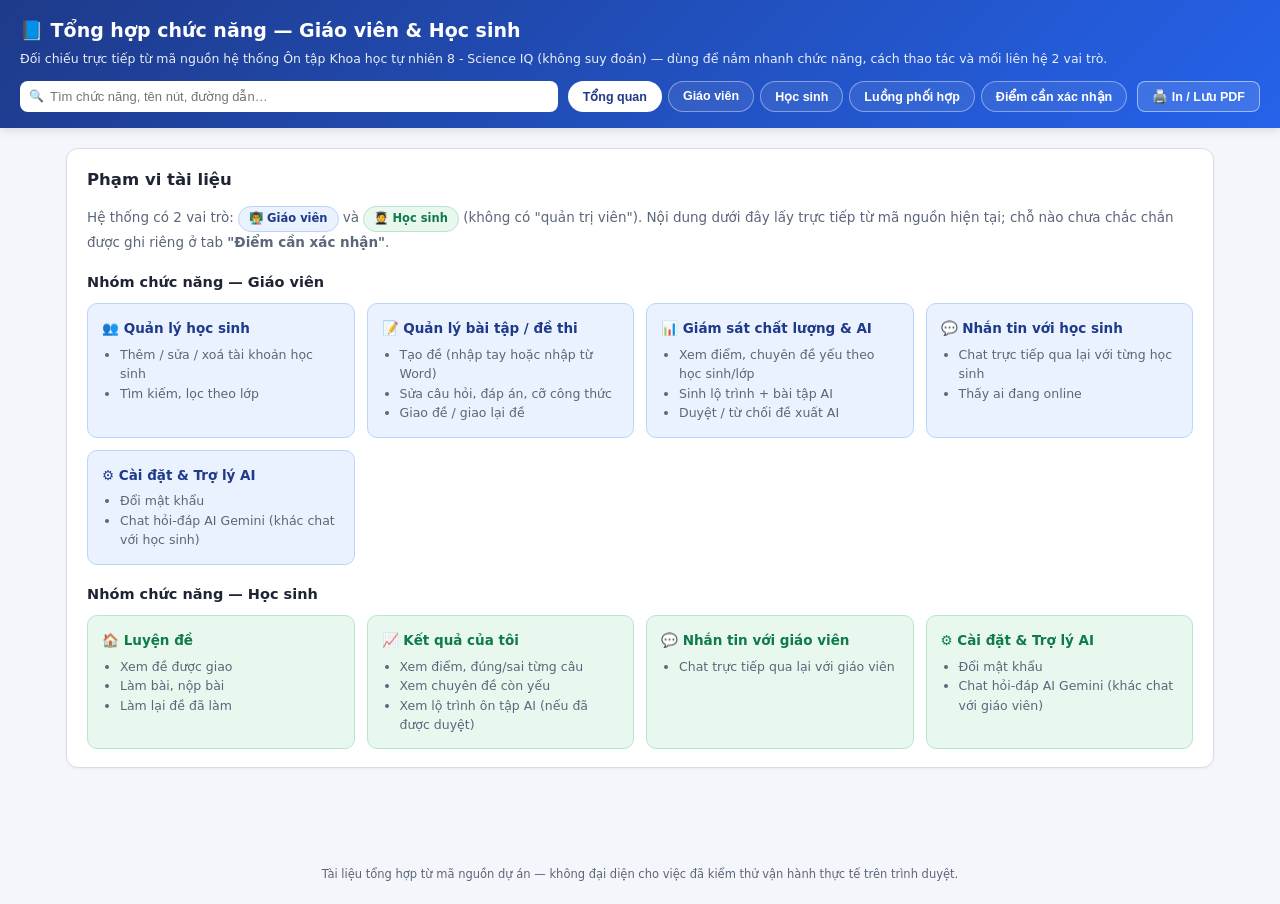
<file: docs/Document.html>
<!DOCTYPE html>
<html lang="vi">
<head>
<meta charset="UTF-8">
<meta name="viewport" content="width=device-width, initial-scale=1.0">
<title>Tổng hợp chức năng Giáo viên &amp; Học sinh</title>
<style>
  :root{
    --bg:#f4f6fb; --card:#ffffff; --ink:#1e2433; --sub:#5b667a; --line:#d7dceb;
    --gv:#1e3a8a; --gv-bg:#eaf1ff; --gv-line:#bcd4fb;
    --hs:#0f7a4a; --hs-bg:#e8f8ef; --hs-line:#b7e6cb;
    --warn:#b45309; --warn-bg:#fff6e6; --warn-line:#fcd9a0;
    --danger:#b91c1c; --danger-bg:#fdecec; --danger-line:#f7c6c6;
    --ai:#7c3aed; --ai-bg:#f3ecff; --ai-line:#ddcbfb;
    --done-bg:#e8f8ef; --done:#0f7a4a;
    --mock-bg:#fff6e6; --mock:#b45309;
    --broken-bg:#fdecec; --broken:#b91c1c;
  }
  *{box-sizing:border-box;}
  body{margin:0;background:var(--bg);color:var(--ink);font-family:"Segoe UI",system-ui,-apple-system,Arial,sans-serif;font-size:14px;line-height:1.55;}
  header{position:sticky;top:0;z-index:50;background:linear-gradient(135deg,#1e3a8a,#2563eb);color:#fff;padding:16px 20px;box-shadow:0 2px 10px rgba(0,0,0,.12);}
  header h1{margin:0 0 4px;font-size:19px;}
  header p{margin:0;font-size:12.5px;opacity:.9;}
  .toolbar{display:flex;flex-wrap:wrap;gap:10px;align-items:center;margin-top:12px;}
  .search-box{flex:1;min-width:200px;position:relative;}
  .search-box input{width:100%;padding:8px 12px 8px 30px;border-radius:8px;border:none;font-size:13px;}
  .search-box::before{content:'🔍';position:absolute;left:9px;top:50%;transform:translateY(-50%);font-size:12px;}
  .tabs{display:flex;flex-wrap:wrap;gap:6px;}
  .tab-btn{border:1px solid rgba(255,255,255,.4);background:rgba(255,255,255,.08);color:#fff;padding:7px 14px;border-radius:999px;font-size:12.5px;font-weight:600;cursor:pointer;}
  .tab-btn:hover{background:rgba(255,255,255,.2);}
  .tab-btn.active{background:#fff;color:var(--gv);}
  .print-btn{margin-left:auto;border:1px solid rgba(255,255,255,.5);background:rgba(255,255,255,.12);color:#fff;padding:7px 14px;border-radius:8px;font-size:12.5px;font-weight:600;cursor:pointer;}

  main{max-width:1180px;margin:0 auto;padding:20px 16px 60px;}
  .panel{display:none;}
  .panel.active{display:block;}

  .card{background:var(--card);border:1px solid var(--line);border-radius:12px;padding:18px 20px;margin-bottom:18px;box-shadow:0 1px 3px rgba(20,30,60,.05);}
  .card h2{margin:0 0 10px;font-size:16.5px;}
  .card h3{margin:18px 0 8px;font-size:14.5px;}
  .lead{color:var(--sub);font-size:13.5px;}

  .role-chip{display:inline-flex;align-items:center;gap:6px;font-size:11.5px;font-weight:700;padding:3px 10px;border-radius:999px;}
  .role-chip.gv{background:var(--gv-bg);color:var(--gv);border:1px solid var(--gv-line);}
  .role-chip.hs{background:var(--hs-bg);color:var(--hs);border:1px solid var(--hs-line);}

  /* Nhóm chức năng - lưới thẻ đơn giản cho tab Tổng quan */
  .group-grid{display:grid;grid-template-columns:repeat(auto-fit,minmax(220px,1fr));gap:12px;margin-top:10px;}
  .group-card{border-radius:10px;padding:14px;border:1.5px solid var(--line);}
  .group-card.gv{background:var(--gv-bg);border-color:var(--gv-line);}
  .group-card.hs{background:var(--hs-bg);border-color:var(--hs-line);}
  .group-card b{display:block;margin-bottom:6px;font-size:13.5px;}
  .group-card ul{margin:0;padding-left:18px;font-size:12.5px;color:var(--sub);}
  .group-card.gv b{color:var(--gv);}
  .group-card.hs b{color:var(--hs);}

  /* Bảng chức năng */
  .table-wrap{overflow-x:auto;border:1px solid var(--line);border-radius:10px;}
  table.func-table{width:100%;border-collapse:collapse;font-size:12.5px;min-width:980px;}
  table.func-table th{background:#eef1f8;text-align:left;padding:9px 10px;font-size:11.5px;text-transform:uppercase;letter-spacing:.02em;color:var(--sub);border-bottom:1px solid var(--line);position:sticky;top:0;}
  table.func-table td{padding:9px 10px;border-bottom:1px solid #ecefF6;vertical-align:top;}
  table.func-table tr:last-child td{border-bottom:none;}
  table.func-table tr.row-hidden{display:none;}
  table.func-table code{background:#f1f3f9;padding:1px 5px;border-radius:4px;font-size:11.5px;}
  .status-pill{display:inline-block;padding:2px 8px;border-radius:999px;font-size:11px;font-weight:700;white-space:nowrap;}
  .status-pill.done{background:var(--done-bg);color:var(--done);}
  .status-pill.mock{background:var(--mock-bg);color:var(--mock);}
  .status-pill.broken{background:var(--broken-bg);color:var(--broken);}
  .group-tag{display:inline-block;font-size:11px;font-weight:700;color:var(--sub);}

  /* Sơ đồ luồng (flow) */
  .flow{display:flex;flex-direction:column;align-items:center;gap:2px;margin:14px 0 20px;}
  .node{width:100%;max-width:560px;border-radius:10px;padding:10px 14px;font-size:12.8px;line-height:1.5;border:1px solid var(--line);background:#fff;}
  .node b.step{display:inline-flex;align-items:center;justify-content:center;width:20px;height:20px;border-radius:50%;background:var(--ink);color:#fff;font-size:10.5px;font-weight:700;margin-right:7px;}
  .n-start{background:var(--ink);color:#fff;text-align:center;font-weight:700;border:none;}
  .n-page{background:var(--gv-bg);border-color:var(--gv-line);}
  .n-page.hs{background:var(--hs-bg);border-color:var(--hs-line);}
  .n-action{background:#fff;}
  .n-decision{background:var(--warn-bg);border-color:var(--warn-line);}
  .n-result{background:var(--done-bg);border-color:#bbe8cc;text-align:center;font-weight:700;}
  .n-ai{background:var(--ai-bg);border-color:var(--ai-line);}
  .arrow{width:2px;height:16px;background:#aab2c5;position:relative;}
  .arrow::after{content:'';position:absolute;left:-4px;bottom:-1px;border:5px solid transparent;border-top-color:#aab2c5;}
  .branch{display:flex;gap:14px;justify-content:center;flex-wrap:wrap;width:100%;margin-top:2px;}
  .branch-col{display:flex;flex-direction:column;align-items:center;gap:4px;flex:1;min-width:220px;max-width:480px;}
  .branch-tag{font-size:10.5px;font-weight:700;padding:2px 9px;border-radius:999px;}
  .tag-yes{background:var(--done-bg);color:var(--done);}
  .tag-no{background:var(--broken-bg);color:var(--broken);}

  /* Swimlane */
  .swimlane{border:1px solid var(--line);border-radius:10px;overflow:hidden;margin-top:12px;}
  .swimlane-head{display:grid;grid-template-columns:1fr 90px 1fr;}
  .swimlane-head div{padding:9px 12px;font-weight:700;font-size:12.5px;text-align:center;}
  .swimlane-head .gv-h{background:var(--gv-bg);color:var(--gv);}
  .swimlane-head .hs-h{background:var(--hs-bg);color:var(--hs);}
  .swimlane-head .mid-h{background:#eef1f8;color:var(--sub);font-size:11px;}
  .swimlane-row{display:grid;grid-template-columns:1fr 90px 1fr;border-top:1px solid var(--line);}
  .swimlane-row > div{padding:12px;font-size:12.5px;}
  .swimlane-row .gv-c{background:#fbfdff;border-right:1px dashed var(--line);}
  .swimlane-row .hs-c{background:#fbfffc;}
  .swimlane-row .mid-c{display:flex;align-items:center;justify-content:center;color:#94a3b8;font-size:18px;}
  .swimlane-row .mid-c small{display:block;font-size:9.5px;color:var(--sub);text-align:center;margin-top:2px;}

  /* Điểm cần xác nhận */
  .issue{border-left:4px solid var(--warn);background:var(--warn-bg);border-radius:6px;padding:10px 14px;margin-bottom:10px;font-size:13px;}
  .issue.danger{border-left-color:var(--danger);background:var(--danger-bg);}
  .issue b{display:block;margin-bottom:3px;}
  details.audit{border:1px solid var(--line);border-radius:8px;margin-bottom:8px;}
  details.audit summary{cursor:pointer;padding:9px 12px;font-weight:700;font-size:13px;background:#f7f9fd;}
  details.audit .audit-body{padding:10px 14px;font-size:12px;color:var(--sub);}
  details.audit code{display:block;background:#f1f3f9;padding:4px 8px;border-radius:5px;margin:3px 0;font-size:11.5px;}

  .toc{display:flex;flex-wrap:wrap;gap:8px;margin-bottom:16px;}
  .toc a{font-size:12px;padding:5px 10px;border-radius:999px;background:#eef1f8;color:var(--ink);text-decoration:none;border:1px solid var(--line);}
  .toc a:hover{background:#e2e7f5;}

  footer{text-align:center;font-size:11.5px;color:var(--sub);padding:20px 16px;}

  @media (max-width:700px){
    table.func-table{min-width:820px;}
    .swimlane-head, .swimlane-row{grid-template-columns:1fr 60px 1fr;}
  }

  @media print{
    header{position:static;background:#fff !important;color:#000 !important;box-shadow:none;}
    header .tabs, header .print-btn, header .search-box{display:none;}
    .panel{display:block !important;page-break-before:always;}
    .panel:first-child{page-break-before:auto;}
    body{background:#fff;}
    .card{box-shadow:none;border:1px solid #ccc;}
    a{color:inherit;text-decoration:none;}
  }
</style>
</head>
<body>

<header>
  <h1>📘 Tổng hợp chức năng — Giáo viên &amp; Học sinh</h1>
  <p>Đối chiếu trực tiếp từ mã nguồn hệ thống Ôn tập Khoa học tự nhiên 8 - Science IQ (không suy đoán) — dùng để nắm nhanh chức năng, cách thao tác và mối liên hệ 2 vai trò.</p>
  <div class="toolbar">
    <div class="search-box"><input type="text" id="searchInput" placeholder="Tìm chức năng, tên nút, đường dẫn…"></div>
    <div class="tabs" id="tabs">
      <button class="tab-btn active" data-tab="overview">Tổng quan</button>
      <button class="tab-btn" data-tab="teacher">Giáo viên</button>
      <button class="tab-btn" data-tab="student">Học sinh</button>
      <button class="tab-btn" data-tab="flow">Luồng phối hợp</button>
      <button class="tab-btn" data-tab="issues">Điểm cần xác nhận</button>
    </div>
    <button class="print-btn" onclick="window.print()">🖨️ In / Lưu PDF</button>
  </div>
</header>

<main>

<!-- ============ TAB: TỔNG QUAN ============ -->
<div class="panel active" id="overview">
  <div class="card">
    <h2>Phạm vi tài liệu</h2>
    <p class="lead">
      Hệ thống có 2 vai trò: <span class="role-chip gv">👨‍🏫 Giáo viên</span> và <span class="role-chip hs">🧑‍🎓 Học sinh</span>
      (không có "quản trị viên"). Nội dung dưới đây lấy trực tiếp từ mã nguồn hiện tại; chỗ nào chưa chắc chắn được ghi riêng ở tab
      <b>"Điểm cần xác nhận"</b>.
    </p>

    <h3>Nhóm chức năng — Giáo viên</h3>
    <div class="group-grid">
      <div class="group-card gv">
        <b>👥 Quản lý học sinh</b>
        <ul><li>Thêm / sửa / xoá tài khoản học sinh</li><li>Tìm kiếm, lọc theo lớp</li></ul>
      </div>
      <div class="group-card gv">
        <b>📝 Quản lý bài tập / đề thi</b>
        <ul><li>Tạo đề (nhập tay hoặc nhập từ Word)</li><li>Sửa câu hỏi, đáp án, cỡ công thức</li><li>Giao đề / giao lại đề</li></ul>
      </div>
      <div class="group-card gv">
        <b>📊 Giám sát chất lượng &amp; AI</b>
        <ul><li>Xem điểm, chuyên đề yếu theo học sinh/lớp</li><li>Sinh lộ trình + bài tập AI</li><li>Duyệt / từ chối đề xuất AI</li></ul>
      </div>
      <div class="group-card gv">
        <b>💬 Nhắn tin với học sinh</b>
        <ul><li>Chat trực tiếp qua lại với từng học sinh</li><li>Thấy ai đang online</li></ul>
      </div>
      <div class="group-card gv">
        <b>⚙️ Cài đặt &amp; Trợ lý AI</b>
        <ul><li>Đổi mật khẩu</li><li>Chat hỏi-đáp AI Gemini (khác chat với học sinh)</li></ul>
      </div>
    </div>

    <h3>Nhóm chức năng — Học sinh</h3>
    <div class="group-grid">
      <div class="group-card hs">
        <b>🏠 Luyện đề</b>
        <ul><li>Xem đề được giao</li><li>Làm bài, nộp bài</li><li>Làm lại đề đã làm</li></ul>
      </div>
      <div class="group-card hs">
        <b>📈 Kết quả của tôi</b>
        <ul><li>Xem điểm, đúng/sai từng câu</li><li>Xem chuyên đề còn yếu</li><li>Xem lộ trình ôn tập AI (nếu đã được duyệt)</li></ul>
      </div>
      <div class="group-card hs">
        <b>💬 Nhắn tin với giáo viên</b>
        <ul><li>Chat trực tiếp qua lại với giáo viên</li></ul>
      </div>
      <div class="group-card hs">
        <b>⚙️ Cài đặt &amp; Trợ lý AI</b>
        <ul><li>Đổi mật khẩu</li><li>Chat hỏi-đáp AI Gemini (khác chat với giáo viên)</li></ul>
      </div>
    </div>
  </div>
</div>

<!-- ============ TAB: GIÁO VIÊN ============ -->
<div class="panel" id="teacher">
  <div class="card">
    <h2><span class="role-chip gv">👨‍🏫 Giáo viên</span> Bảng chức năng đầy đủ</h2>
    <div class="toc">
      <a href="#gv-hs">👥 Quản lý học sinh</a>
      <a href="#gv-exam">📝 Quản lý bài tập</a>
      <a href="#gv-analytics">📊 Giám sát &amp; AI</a>
      <a href="#gv-chat">💬 Nhắn tin</a>
      <a href="#gv-settings">⚙️ Cài đặt &amp; Trợ lý AI</a>
    </div>
    <div class="table-wrap">
      <table class="func-table" id="teacherTable">
        <thead>
          <tr><th>STT</th><th>Nhóm</th><th>Chức năng</th><th>Mục đích</th><th>Trang / route</th><th>Cách thao tác</th><th>Kết quả</th><th>Trạng thái</th></tr>
        </thead>
        <tbody>
          <tr id="gv-hs"><td>1</td><td class="group-tag">👥 Quản lý học sinh</td><td>Thêm tài khoản học sinh</td><td>Cấp tài khoản cho học sinh mới</td><td><code>/teacher</code> (TeacherDashboard)</td><td>Nút <b>"+ Thêm học sinh"</b> → điền Họ tên, Email/Tên đăng nhập, Lớp, Mật khẩu</td><td>Tài khoản học sinh mới xuất hiện trong danh sách</td><td><span class="status-pill done">Đã hoàn thiện</span></td></tr>
          <tr><td>2</td><td class="group-tag">👥 Quản lý học sinh</td><td>Sửa thông tin học sinh</td><td>Cập nhật tên/lớp</td><td><code>/teacher</code></td><td>Nút <b>"Sửa"</b> trên từng dòng → sửa trực tiếp → <b>"Lưu"</b></td><td>Thông tin học sinh cập nhật</td><td><span class="status-pill done">Đã hoàn thiện</span></td></tr>
          <tr><td>3</td><td class="group-tag">👥 Quản lý học sinh</td><td>Xoá tài khoản học sinh</td><td>Gỡ học sinh khỏi hệ thống</td><td><code>/teacher</code></td><td>Nút <b>"Xoá"</b> → xác nhận hộp thoại</td><td>Tài khoản bị xoá</td><td><span class="status-pill done">Đã hoàn thiện</span></td></tr>
          <tr><td>4</td><td class="group-tag">👥 Quản lý học sinh</td><td>Tìm kiếm / lọc học sinh</td><td>Quản lý nhanh danh sách đông</td><td><code>/teacher</code></td><td>Ô tìm theo tên/email + dropdown lọc lớp</td><td>Danh sách lọc theo điều kiện</td><td><span class="status-pill done">Đã hoàn thiện</span></td></tr>

          <tr id="gv-exam"><td>5</td><td class="group-tag">📝 Quản lý bài tập</td><td>Tạo đề thi mới</td><td>Soạn đề trắc nghiệm cho học sinh</td><td><code>/teacher/exams</code> (TeacherExamsPage)</td><td>Nút <b>"+ Tạo đề thi mới"</b> → nhập tên đề, thời gian, mô tả</td><td>Đề mới được tạo (chưa giao nếu chưa chọn học sinh)</td><td><span class="status-pill done">Đã hoàn thiện</span></td></tr>
          <tr><td>6</td><td class="group-tag">📝 Quản lý bài tập</td><td>Nhập câu hỏi từ file Word</td><td>Tự động bóc tách câu hỏi + công thức MathType</td><td><code>/teacher/exams</code>, <code>/teacher/exams/:id</code></td><td>Ô upload <b>"Upload file word tại đây (.docx)"</b> → xem trước → <b>"Nạp tất cả N câu vào đề"</b></td><td>Câu hỏi + ảnh công thức được thêm vào đề</td><td><span class="status-pill done">Đã hoàn thiện</span></td></tr>
          <tr><td>7</td><td class="group-tag">📝 Quản lý bài tập</td><td>Chỉnh cỡ công thức thủ công</td><td>Sửa công thức bị lệch cỡ khi tự động nhận diện</td><td><code>/teacher/exams</code>, <code>/teacher/exams/:id</code></td><td>Bấm vào ảnh công thức → chọn nhiều → áp cỡ (preset hoặc nhập số em)</td><td>Công thức hiển thị đúng cỡ mong muốn</td><td><span class="status-pill done">Đã hoàn thiện</span></td></tr>
          <tr><td>8</td><td class="group-tag">📝 Quản lý bài tập</td><td>Giao đề cho học sinh</td><td>Chỉ định ai được làm đề này</td><td><code>/teacher/exams</code> (lúc tạo), <code>/teacher/exams/:id</code> (giao lại)</td><td>Tick chọn học sinh/lớp → <b>"🚀 Tạo bài tập"</b> hoặc <b>"🚀 Giao lại đề cho học sinh"</b></td><td>Đề xuất hiện trong "Luyện đề" của học sinh được chọn</td><td><span class="status-pill done">Đã hoàn thiện</span></td></tr>
          <tr><td>9</td><td class="group-tag">📝 Quản lý bài tập</td><td>Sửa / xoá câu hỏi trong đề</td><td>Chỉnh sửa nội dung đề sau khi tạo</td><td><code>/teacher/exams/:id</code></td><td><b>"✏️ Chỉnh sửa đề"</b> → sửa/ <b>"🗑️ Xoá câu này"</b></td><td>Nội dung đề cập nhật ngay</td><td><span class="status-pill done">Đã hoàn thiện</span></td></tr>
          <tr><td>10</td><td class="group-tag">📝 Quản lý bài tập</td><td>Sửa thông tin đề / xoá đề</td><td>Đổi tên, thời gian, trạng thái hoặc xoá hẳn đề</td><td><code>/teacher/exams</code>, <code>/teacher/exams/:id</code></td><td><b>"Sửa"</b> / <b>"⚙️ Sửa tên &amp; thời gian đề"</b> / icon 🗑️ xoá đề</td><td>Đề cập nhật hoặc bị xoá khỏi hệ thống</td><td><span class="status-pill done">Đã hoàn thiện</span></td></tr>
          <tr><td>11</td><td class="group-tag">📝 Quản lý bài tập</td><td>Xem danh sách bài nộp theo đề</td><td>Theo dõi ai đã nộp, điểm bao nhiêu</td><td><code>/teacher/exams/:id</code></td><td>Nút <b>"📥 Bài nộp (n)"</b></td><td>Danh sách bài nộp + điểm hiện ra</td><td><span class="status-pill done">Đã hoàn thiện</span></td></tr>

          <tr id="gv-analytics"><td>12</td><td class="group-tag">📊 Giám sát &amp; AI</td><td>Xem điểm &amp; chuyên đề yếu theo học sinh</td><td>Đánh giá tình hình học tập từng em</td><td><code>/teacher/analytics</code> (TeacherAnalyticsPage)</td><td>Chọn lớp (pill) → chọn học sinh (dropdown)</td><td>Hiện điểm TB, danh sách chuyên đề hay sai</td><td><span class="status-pill done">Đã hoàn thiện</span></td></tr>
          <tr><td>13</td><td class="group-tag">📊 Giám sát &amp; AI</td><td>Xem theo từng lần làm bài</td><td>So sánh tiến bộ qua các lần làm lại</td><td><code>/teacher/analytics</code></td><td>Bấm dòng "Lần N" / <b>"🌐 Xem tổng hợp tất cả lần"</b></td><td>Biểu đồ lọc theo đúng lần đã chọn</td><td><span class="status-pill done">Đã hoàn thiện</span></td></tr>
          <tr><td>14</td><td class="group-tag">📊 Giám sát &amp; AI</td><td>Sinh lộ trình + bài tập AI</td><td>Tạo gợi ý ôn tập cá nhân hoá bằng Gemini</td><td>Từ <code>/teacher/analytics</code> → <b>"✨ Xem bài &amp; AI"</b></td><td>Bấm nút sinh AI (tuỳ chọn kèm bài tập luyện tập)</td><td>AI trả về tóm tắt + các bước lộ trình + câu hỏi tương tự theo từng chủ đề Vật lí, Hoá học, Sinh học</td><td><span class="status-pill done">Đã hoàn thiện</span></td></tr>
          <tr><td>15</td><td class="group-tag">📊 Giám sát &amp; AI</td><td>Sửa nội dung AI trước khi duyệt</td><td>Kiểm tra/điều chỉnh AI sinh chưa chuẩn</td><td>Trang chi tiết bài nộp</td><td>Bấm trực tiếp vào công thức đã render để bật ô gõ tại chỗ (click-to-edit), xem trước ngay</td><td>Nội dung được lưu lại trước khi duyệt</td><td><span class="status-pill done">Đã hoàn thiện</span></td></tr>
          <tr><td>16</td><td class="group-tag">📊 Giám sát &amp; AI</td><td>Duyệt / Từ chối đề xuất AI</td><td>Quyết định có gửi cho học sinh hay không</td><td>Trang chi tiết bài nộp / chi tiết học sinh</td><td><b>"✓ Duyệt &amp; Giao cho học sinh"</b> hoặc <b>"Từ chối"</b> (xoá hẳn hoặc sinh lại)</td><td>Nếu duyệt kèm bài tập: tự tạo 1 đề thi mới và giao ngay cho đúng học sinh đó; lộ trình văn bản luôn hiển thị được cho học sinh</td><td><span class="status-pill done">Đã hoàn thiện</span></td></tr>

          <tr id="gv-chat"><td>17</td><td class="group-tag">💬 Nhắn tin</td><td>Chat với học sinh</td><td>Trao đổi trực tiếp, không cần qua email/ngoài app</td><td>Mọi trang — nút nổi góc dưới phải</td><td>Bấm nút <b>"Học sinh"</b> → tìm/chọn 1 học sinh → gõ tin nhắn → <b>Gửi</b> (Enter)</td><td>Học sinh nhận tin ngay, có thể trả lời lại</td><td><span class="status-pill done">Đã hoàn thiện</span></td></tr>
          <tr><td>18</td><td class="group-tag">💬 Nhắn tin</td><td>Thông báo (chuông 🔔)</td><td>Biết ngay khi có bài nộp mới</td><td>Mọi trang</td><td>Bấm biểu tượng 🔔</td><td>Danh sách gợi ý bài nộp/đề mới</td><td><span class="status-pill mock">Không lưu server, chỉ suy luận phía giao diện</span></td></tr>

          <tr id="gv-settings"><td>19</td><td class="group-tag">⚙️ Cài đặt &amp; Trợ lý AI</td><td>Đổi mật khẩu</td><td>Bảo mật tài khoản</td><td><code>/settings</code></td><td>Tab "Tài khoản cá nhân" → nhập mật khẩu cũ + mới</td><td>Mật khẩu cập nhật</td><td><span class="status-pill done">Đã hoàn thiện</span></td></tr>
          <tr><td>20</td><td class="group-tag">⚙️ Cài đặt &amp; Trợ lý AI</td><td>Thêm học sinh nhanh (trong Cài đặt)</td><td>Thêm học sinh không cần rời trang đang làm việc</td><td><code>/settings</code> (tab "Thêm tài khoản học sinh")</td><td>Giống mục 1 — form thêm học sinh</td><td>Tài khoản mới được tạo</td><td><span class="status-pill mock">Trùng chức năng #1</span></td></tr>
          <tr><td>21</td><td class="group-tag">⚙️ Cài đặt &amp; Trợ lý AI</td><td>Trợ lý AI Gemini (chat AI, khác chat với học sinh)</td><td>Hỏi đáp Khoa học tự nhiên 8 tự do</td><td><code>/teacher/ai-assistant</code></td><td>Nhập câu hỏi → <b>"Gửi"</b></td><td>AI trả lời trong khung chat (không lưu server)</td><td><span class="status-pill done">Đã hoàn thiện</span></td></tr>
        </tbody>
      </table>
    </div>
  </div>
</div>

<!-- ============ TAB: HỌC SINH ============ -->
<div class="panel" id="student">
  <div class="card">
    <h2><span class="role-chip hs">🧑‍🎓 Học sinh</span> Bảng chức năng đầy đủ</h2>
    <div class="toc">
      <a href="#hs-exam">🏠 Luyện đề</a>
      <a href="#hs-result">📈 Kết quả của tôi</a>
      <a href="#hs-chat">💬 Nhắn tin</a>
      <a href="#hs-settings">⚙️ Cài đặt &amp; Trợ lý AI</a>
    </div>
    <div class="table-wrap">
      <table class="func-table" id="studentTable">
        <thead>
          <tr><th>STT</th><th>Nhóm</th><th>Chức năng</th><th>Mục đích</th><th>Trang / route</th><th>Cách thao tác</th><th>Kết quả</th><th>Trạng thái</th></tr>
        </thead>
        <tbody>
          <tr id="hs-exam"><td>1</td><td class="group-tag">🏠 Luyện đề</td><td>Xem danh sách đề được giao</td><td>Biết mình cần làm bài nào</td><td><code>/student</code> (StudentDashboard)</td><td>Xem thẻ tổng số/đã làm/chưa làm + danh sách đề</td><td>Danh sách đề hiển thị đầy đủ</td><td><span class="status-pill done">Đã hoàn thiện</span></td></tr>
          <tr><td>2</td><td class="group-tag">🏠 Luyện đề</td><td>Làm bài thi</td><td>Trả lời trắc nghiệm</td><td><code>/student/exams/:examId</code> (ExamPage)</td><td>Bấm <b>"Bắt đầu làm bài"</b> → chọn đáp án từng câu → dùng bảng "Danh sách câu hỏi" bên phải để theo dõi tiến độ/nhảy nhanh tới câu</td><td>Đáp án được ghi nhận theo thời gian thực</td><td><span class="status-pill done">Đã hoàn thiện</span></td></tr>
          <tr><td>3</td><td class="group-tag">🏠 Luyện đề</td><td>Nộp bài</td><td>Kết thúc và chấm điểm ngay</td><td><code>/student/exams/:examId</code></td><td>Nút <b>"✓ Nộp bài thi ngay"</b> (nhắc nếu chưa làm hết)</td><td>Tự động chấm điểm, chuyển sang trang Kết quả</td><td><span class="status-pill done">Đã hoàn thiện</span></td></tr>
          <tr><td>4</td><td class="group-tag">🏠 Luyện đề</td><td>Làm lại đề đã làm</td><td>Luyện tập nhiều lần để cải thiện điểm</td><td><code>/student</code> → <code>/student/exams/:examId</code></td><td>Nút <b>"🔄 Làm lại"</b></td><td>Tạo thêm 1 lượt làm mới, giữ lại lịch sử các lần trước</td><td><span class="status-pill done">Đã hoàn thiện</span></td></tr>
          <tr><td>5</td><td class="group-tag">🏠 Luyện đề</td><td>Xem lịch sử các lần làm 1 đề</td><td>So sánh điểm qua từng lần</td><td><code>/student</code></td><td>Nút <b>"📋 Lịch sử (n lần làm)"</b></td><td>Danh sách các lần làm hiện ra ngay tại chỗ</td><td><span class="status-pill done">Đã hoàn thiện</span></td></tr>

          <tr id="hs-result"><td>6</td><td class="group-tag">📈 Kết quả của tôi</td><td>Xem điểm &amp; đúng/sai từng câu</td><td>Biết mình đúng/sai chỗ nào ngay sau khi nộp</td><td><code>/student/submissions/:id</code> (ResultPage)</td><td>Tự động chuyển tới sau khi nộp bài</td><td>Hiện điểm, đúng/sai từng câu, đáp án đúng</td><td><span class="status-pill done">Đã hoàn thiện</span></td></tr>
          <tr><td>7</td><td class="group-tag">📈 Kết quả của tôi</td><td>Xem chuyên đề còn yếu (tổng hợp)</td><td>Biết nên ôn tập phần nào</td><td><code>/student/weak-topics</code> (StudentWeakTopicsPage)</td><td>Chọn đề/lần làm (pill) trên trang "Kết quả của tôi"</td><td>Danh sách % sai theo từng chuyên đề</td><td><span class="status-pill done">Đã hoàn thiện</span></td></tr>
          <tr><td>8</td><td class="group-tag">📈 Kết quả của tôi</td><td>Xem lộ trình ôn tập AI</td><td>Có hướng dẫn ôn tập cá nhân hoá</td><td><code>/student/weak-topics</code></td><td>Xem trực tiếp nếu giáo viên đã duyệt (nếu chưa duyệt sẽ báo "Đang chờ duyệt")</td><td>Hiện tóm tắt + từng bước lý thuyết/lỗi hay sai/hành động khắc phục</td><td><span class="status-pill done">Đã hoàn thiện</span></td></tr>
          <tr><td>9</td><td class="group-tag">📈 Kết quả của tôi</td><td>Làm bài tập tương tự do AI sinh</td><td>Luyện đúng dạng bài còn yếu</td><td>Xuất hiện lại trong <code>/student</code> (Luyện đề)</td><td>Sau khi giáo viên duyệt, đề mới tự xuất hiện — thao tác giống mục 2</td><td>Học sinh làm như 1 đề bình thường</td><td><span class="status-pill done">Đã hoàn thiện</span></td></tr>

          <tr id="hs-chat"><td>10</td><td class="group-tag">💬 Nhắn tin</td><td>Chat với giáo viên</td><td>Hỏi bài/trao đổi trực tiếp với giáo viên</td><td>Mọi trang — nút nổi góc dưới phải</td><td>Bấm nút <b>"Giáo viên"</b>/"Tin nhắn" → gõ tin nhắn → <b>Gửi</b> (Enter)</td><td>Giáo viên nhận tin ngay, có thể trả lời lại</td><td><span class="status-pill done">Đã hoàn thiện</span></td></tr>
          <tr><td>11</td><td class="group-tag">💬 Nhắn tin</td><td>Thông báo (chuông 🔔)</td><td>Biết ngay khi có đề/lộ trình mới</td><td>Mọi trang</td><td>Bấm biểu tượng 🔔</td><td>Danh sách gợi ý đề/lộ trình mới</td><td><span class="status-pill mock">Không lưu server, chỉ suy luận phía giao diện</span></td></tr>

          <tr id="hs-settings"><td>12</td><td class="group-tag">⚙️ Cài đặt &amp; Trợ lý AI</td><td>Đổi mật khẩu</td><td>Bảo mật tài khoản</td><td><code>/settings</code></td><td>Tab "Tài khoản cá nhân" → nhập mật khẩu cũ + mới</td><td>Mật khẩu cập nhật</td><td><span class="status-pill done">Đã hoàn thiện</span></td></tr>
          <tr><td>13</td><td class="group-tag">⚙️ Cài đặt &amp; Trợ lý AI</td><td>Trợ lý AI Gemini (chat AI, khác chat với giáo viên)</td><td>Hỏi đáp Khoa học tự nhiên 8 tự do</td><td><code>/student/ai-assistant</code></td><td>Nhập câu hỏi → <b>"Gửi"</b></td><td>AI trả lời trực tiếp (không lưu server)</td><td><span class="status-pill done">Đã hoàn thiện</span></td></tr>
        </tbody>
      </table>
    </div>
  </div>
</div>

<!-- ============ TAB: LUỒNG PHỐI HỢP ============ -->
<div class="panel" id="flow">
  <div class="card">
    <h2>🔗 Luồng sử dụng chính (từng vai trò)</h2>
    <p class="lead">Mỗi sơ đồ là 1 hành trình độc lập, đi từ điểm bắt đầu tới kết quả cuối, đúng tên trang/nút trong code.</p>

    <h3><span class="role-chip gv">Giáo viên</span> (a) Tạo và giao đề thi</h3>
    <div class="flow">
      <div class="node n-start">Giáo viên đăng nhập</div>
      <div class="arrow"></div>
      <div class="node n-page"><b class="step">1</b>Vào <b>"📝 Quản lý bài tập"</b> (<code>/teacher/exams</code>)</div>
      <div class="arrow"></div>
      <div class="node n-action"><b class="step">2</b>Bấm <b>"+ Tạo đề thi mới"</b> → nhập tên đề, thời gian, mô tả</div>
      <div class="arrow"></div>
      <div class="node n-decision"><b class="step">3</b>❓ Nhập câu hỏi tay hay upload file Word?</div>
      <div class="branch">
        <div class="branch-col">
          <span class="branch-tag" style="background:var(--ai-bg);color:var(--ai);">Upload Word</span>
          <div class="node n-action">Chọn file <code>.docx</code> → xem trước câu hỏi + công thức đã bóc tách → chỉnh cỡ công thức nếu lệch</div>
        </div>
        <div class="branch-col">
          <span class="branch-tag" style="background:var(--gv-bg);color:var(--gv);">Nhập tay</span>
          <div class="node n-action">Nhập trực tiếp câu hỏi/đáp án trong form</div>
        </div>
      </div>
      <div class="arrow"></div>
      <div class="node n-page"><b class="step">4</b>Tick chọn học sinh/lớp nhận đề</div>
      <div class="arrow"></div>
      <div class="node n-decision"><b class="step">5</b>❓ Đã chọn học sinh chưa?</div>
      <div class="branch">
        <div class="branch-col"><span class="branch-tag tag-no">Chưa</span><div class="node n-action">Nút "Tạo bài tập" <b>chưa hiện ra</b></div></div>
        <div class="branch-col"><span class="branch-tag tag-yes">Rồi</span><div class="node n-action">Bấm <b>"🚀 Tạo bài tập"</b></div></div>
      </div>
      <div class="arrow"></div>
      <div class="node n-result">Đề được tạo và giao ngay cho học sinh đã chọn</div>
    </div>

    <h3><span class="role-chip gv">Giáo viên</span> (b) Duyệt bài tập AI cho học sinh yếu</h3>
    <div class="flow">
      <div class="node n-start">Học sinh đã nộp ít nhất 1 bài</div>
      <div class="arrow"></div>
      <div class="node n-page"><b class="step">1</b>Vào <b>"📊 Giám sát chất lượng"</b> (<code>/teacher/analytics</code>) → chọn học sinh</div>
      <div class="arrow"></div>
      <div class="node n-action"><b class="step">2</b>Bấm <b>"✨ Xem bài &amp; AI"</b> ở đúng lần nộp cần xử lý</div>
      <div class="arrow"></div>
      <div class="node n-ai"><b class="step">3</b>🤖 Bấm sinh AI (tuỳ chọn kèm bài tập luyện tập) → Gemini trả về tóm tắt + các bước lộ trình + câu hỏi tương tự</div>
      <div class="arrow"></div>
      <div class="node n-action"><b class="step">4</b>Kiểm tra/sửa nội dung (bấm trực tiếp vào công thức để sửa tại chỗ)</div>
      <div class="arrow"></div>
      <div class="node n-decision"><b class="step">5</b>❓ Duyệt hay từ chối?</div>
      <div class="branch">
        <div class="branch-col"><span class="branch-tag tag-no">Từ chối</span><div class="node n-action">Xoá hẳn hoặc gọi AI sinh lại bản mới</div></div>
        <div class="branch-col"><span class="branch-tag tag-yes">Duyệt</span><div class="node n-action">Bấm <b>"✓ Duyệt &amp; Giao cho học sinh"</b></div></div>
      </div>
      <div class="arrow"></div>
      <div class="node n-result">Lộ trình hiện trong "Kết quả của tôi" của học sinh; nếu có kèm bài tập → tự tạo 1 đề mới và giao luôn cho đúng học sinh đó</div>
    </div>

    <h3><span class="role-chip hs">Học sinh</span> (c) Làm bài và xem kết quả</h3>
    <div class="flow">
      <div class="node n-start">Học sinh đăng nhập</div>
      <div class="arrow"></div>
      <div class="node n-page hs"><b class="step">1</b>Vào <b>"🏠 Luyện đề"</b> (<code>/student</code>)</div>
      <div class="arrow"></div>
      <div class="node n-action"><b class="step">2</b>Bấm <b>"Bắt đầu làm bài"</b> (hoặc <b>"🔄 Làm lại"</b> nếu đã làm rồi)</div>
      <div class="arrow"></div>
      <div class="node n-page hs"><b class="step">3</b>Chọn đáp án từng câu, theo dõi tiến độ qua bảng "Danh sách câu hỏi"</div>
      <div class="arrow"></div>
      <div class="node n-action"><b class="step">4</b>Bấm <b>"✓ Nộp bài thi ngay"</b></div>
      <div class="arrow"></div>
      <div class="node n-result">Hệ thống tự chấm điểm ngay, chuyển sang trang Kết quả (đúng/sai từng câu)</div>
    </div>

    <h3><span class="role-chip hs">Học sinh</span> (d) Xem lộ trình ôn tập AI</h3>
    <div class="flow">
      <div class="node n-start">Giáo viên đã duyệt ít nhất 1 lộ trình cho học sinh này</div>
      <div class="arrow"></div>
      <div class="node n-page hs"><b class="step">1</b>Vào <b>"📈 Kết quả của tôi"</b> (<code>/student/weak-topics</code>)</div>
      <div class="arrow"></div>
      <div class="node n-action"><b class="step">2</b>Chọn đề/lần làm cần xem</div>
      <div class="arrow"></div>
      <div class="node n-decision"><b class="step">3</b>❓ Lộ trình đã được duyệt chưa?</div>
      <div class="branch">
        <div class="branch-col"><span class="branch-tag tag-no">Chưa</span><div class="node n-action">Hiện "Đang chờ Giáo viên phê duyệt"</div></div>
        <div class="branch-col"><span class="branch-tag tag-yes">Rồi</span><div class="node n-ai">🤖 Hiện tóm tắt + từng bước: Lý thuyết / Lỗi hay mắc / Hành động khắc phục</div></div>
      </div>
      <div class="arrow"></div>
      <div class="node n-result">Nếu giáo viên có kèm bài tập → đề luyện tập mới đã nằm sẵn trong "Luyện đề" để làm</div>
    </div>

    <h3>💬 (e) Nhắn tin qua lại giữa Giáo viên và Học sinh</h3>
    <div class="flow">
      <div class="node n-start">Cả 2 bên đã đăng nhập (không cần cùng lúc)</div>
      <div class="arrow"></div>
      <div class="node n-action"><b class="step">1</b>Bấm nút chat nổi góc dưới phải (nhãn <b>"Học sinh"</b> nếu là giáo viên, <b>"Giáo viên"</b>/"Tin nhắn" nếu là học sinh)</div>
      <div class="arrow"></div>
      <div class="branch">
        <div class="branch-col">
          <span class="branch-tag" style="background:var(--gv-bg);color:var(--gv);">Giáo viên</span>
          <div class="node n-page">Tìm/chọn 1 học sinh trong danh sách (ô "Tìm tên, lớp...")</div>
        </div>
        <div class="branch-col">
          <span class="branch-tag" style="background:var(--hs-bg);color:var(--hs);">Học sinh</span>
          <div class="node n-page hs">Mở thẳng khung chat với giáo viên</div>
        </div>
      </div>
      <div class="arrow"></div>
      <div class="node n-action"><b class="step">2</b>Gõ tin nhắn (hoặc gửi kèm ảnh/file) → <b>Gửi</b> (Enter)</div>
      <div class="arrow"></div>
      <div class="node n-result">Bên còn lại nhận tin ngay và trả lời lại — 2 chiều, cùng 1 khung chat</div>
    </div>
  </div>

  <div class="card">
    <h2>🔀 Mối liên hệ Giáo viên ↔ Học sinh (đã xác minh trong code)</h2>
    <div class="swimlane">
      <div class="swimlane-head"><div class="gv-h">👨‍🏫 Giáo viên</div><div class="mid-h"></div><div class="hs-h">🧑‍🎓 Học sinh</div></div>

      <div class="swimlane-row">
        <div class="gv-c"><b>Tạo đề + giao đề</b><br>Quản lý bài tập → chọn học sinh → "Tạo bài tập" / "Giao lại đề"</div>
        <div class="mid-c">→<small>assignedTo</small></div>
        <div class="hs-c"><b>Thấy đề trong "Luyện đề"</b><br>Đề chỉ hiện với học sinh có tên trong danh sách được giao</div>
      </div>

      <div class="swimlane-row">
        <div class="gv-c"><b>Xem bài nộp</b><br>Giám sát chất lượng / chi tiết đề / chi tiết bài nộp</div>
        <div class="mid-c">←<small>submission</small></div>
        <div class="hs-c"><b>Nộp bài thi</b><br>"✓ Nộp bài thi ngay" trên trang làm bài</div>
      </div>

      <div class="swimlane-row">
        <div class="gv-c"><b>Duyệt lộ trình + bài tập AI</b><br>"✓ Duyệt &amp; Giao cho học sinh"</div>
        <div class="mid-c">→<small>roadmap<br>+ đề mới</small></div>
        <div class="hs-c"><b>Thấy lộ trình + đề luyện tập mới</b><br>"Kết quả của tôi" (lộ trình) và "Luyện đề" (đề mới tự động)</div>
      </div>

      <div class="swimlane-row">
        <div class="gv-c"><b>💬 Nhắn tin qua lại</b><br>Nút chat nổi, chọn học sinh để chat</div>
        <div class="mid-c">⇄<small>2 chiều</small></div>
        <div class="hs-c"><b>💬 Nhắn tin qua lại</b><br>Nút chat nổi, mở thẳng khung chat với giáo viên</div>
      </div>
    </div>
  </div>
</div>

<!-- ============ TAB: ĐIỂM CẦN XÁC NHẬN ============ -->
<div class="panel" id="issues">
  <div class="card">
    <h2>⚠️ Điểm cần xác nhận lại</h2>

    <div class="issue danger">
      <b>🚫 Trang "Đề xuất Bài tập AI" (/teacher/generated-exercises) không có nút nào dẫn tới</b>
      Việc duyệt bài tập AI thực tế đang làm qua trang chi tiết học sinh/bài nộp. Cần xác nhận: xoá trang này hay thêm đường vào?
    </div>

    <div class="issue">
      <b>❓ Trang chi tiết học sinh (/teacher/students/:id) — chưa rõ có nút dẫn tới không</b>
      Bấm vào tên 1 học sinh ở "Quản lý học sinh" thử xem có mở được trang này không.
    </div>

    <div class="issue">
      <b>❓ Trang lịch sử 1 lần làm riêng (/student/history/:id) — có thể trùng trang Kết quả</b>
      "Luyện đề" chỉ thấy dẫn tới trang Kết quả thường. Cần xác nhận có nút nào khác dẫn riêng tới trang này không.
    </div>

    <div class="issue">
      <b>🔔 Thông báo (chuông) không lưu trên server</b>
      Chỉ suy luận từ dữ liệu hiện có; trạng thái "đã đọc" lưu trong trình duyệt, đổi máy sẽ thấy lại như chưa đọc.
    </div>

    <div class="issue">
      <b>👥 Quản lý học sinh trùng ở 2 nơi</b>
      Thêm/sửa/xoá học sinh có cả ở "Quản lý học sinh" và tab "Thêm tài khoản học sinh" trong "Cài đặt" — chưa rõ có chủ đích hay dư thừa.
    </div>

    <div class="issue">
      <b>📝 Trang đăng ký (/register) chuyển thẳng về đăng nhập</b>
      Không thể tự đăng ký qua giao diện — chỉ giáo viên tạo tài khoản học sinh thủ công.
    </div>

    <h3 style="margin-top:22px;">📂 Đối chiếu mã nguồn (thu gọn theo nhóm)</h3>

    <details class="audit">
      <summary>Phân quyền &amp; routes</summary>
      <div class="audit-body">
        <code>backend/src/middleware/auth.js — verifyToken, requireRole(...)</code>
        <code>backend/src/routes/teacherRoutes.js:17 — /api/teacher/* chỉ role teacher</code>
        <code>backend/src/routes/studentRoutes.js:16 — /api/student/* chỉ role student</code>
        <code>backend/src/routes/examRoutes.js:26 — /api/exams/* chỉ role teacher</code>
        <code>frontend/src/components/ProtectedRoute.jsx:10-13</code>
        <code>frontend/src/components/Sidebar.jsx — TEACHER_MENU / STUDENT_MENU</code>
        <code>frontend/src/App.jsx — toàn bộ danh sách route</code>
      </div>
    </details>

    <details class="audit">
      <summary>Quản lý học sinh</summary>
      <div class="audit-body">
        <code>frontend/src/pages/TeacherDashboard.jsx</code>
        <code>frontend/src/pages/SettingsPage.jsx</code>
        <code>backend/src/controllers/... (route PUT/DELETE /teacher/students/:id)</code>
      </div>
    </details>

    <details class="audit">
      <summary>Quản lý bài tập / đề thi</summary>
      <div class="audit-body">
        <code>frontend/src/pages/TeacherExamsPage.jsx</code>
        <code>frontend/src/pages/ExamEditorPage.jsx</code>
        <code>backend/src/controllers/examController.js — createExam, getExamDetail, assignExam, getSubmissionDetailForTeacher</code>
      </div>
    </details>

    <details class="audit">
      <summary>Giám sát chất lượng &amp; AI</summary>
      <div class="audit-body">
        <code>frontend/src/pages/TeacherAnalyticsPage.jsx</code>
        <code>frontend/src/pages/TeacherStudentDetailPage.jsx</code>
        <code>frontend/src/pages/TeacherSubmissionDetailPage.jsx</code>
        <code>frontend/src/pages/GeneratedExercisesListPage.jsx (không có lối vào UI)</code>
        <code>backend/src/controllers/generatedExerciseController.js — generateForSubmission, approveGeneratedExercise, rejectGeneratedExercise</code>
        <code>backend/src/services/geminiService.js</code>
      </div>
    </details>

    <details class="audit">
      <summary>Luyện đề &amp; Kết quả (học sinh)</summary>
      <div class="audit-body">
        <code>frontend/src/pages/StudentDashboard.jsx</code>
        <code>frontend/src/pages/ExamPage.jsx</code>
        <code>frontend/src/pages/ResultPage.jsx</code>
        <code>frontend/src/pages/StudentWeakTopicsPage.jsx</code>
        <code>frontend/src/pages/StudentHistoryDetailPage.jsx (chưa xác nhận có lối vào UI)</code>
        <code>backend/src/controllers/studentExamController.js — listAssignedExams, getExamToDo, submitExam, getSubmissionDetail</code>
      </div>
    </details>

    <details class="audit">
      <summary>Cài đặt, Trợ lý AI, Nhắn tin, Thông báo (chung 2 vai trò)</summary>
      <div class="audit-body">
        <code>frontend/src/pages/SettingsPage.jsx</code>
        <code>frontend/src/pages/AiAssistantPage.jsx</code>
        <code>frontend/src/components/ChatWidget.jsx</code>
        <code>frontend/src/components/NotificationBell.jsx (dữ liệu suy luận, không có bảng notification riêng)</code>
        <code>backend/src/routes/ai.js, chatRoutes.js, meRoutes.js — chỉ verifyToken, không giới hạn role</code>
      </div>
    </details>
  </div>
</div>

</main>

<footer>Tài liệu tổng hợp từ mã nguồn dự án — không đại diện cho việc đã kiểm thử vận hành thực tế trên trình duyệt.</footer>

<script>
  // Chuyển tab
  document.getElementById('tabs').addEventListener('click', (e) => {
    const btn = e.target.closest('.tab-btn');
    if (!btn) return;
    document.querySelectorAll('.tab-btn').forEach(b => b.classList.remove('active'));
    document.querySelectorAll('.panel').forEach(p => p.classList.remove('active'));
    btn.classList.add('active');
    document.getElementById(btn.dataset.tab).classList.add('active');
    window.scrollTo({ top: 0, behavior: 'instant' });
  });

  // Cho phép mục lục (TOC) tự chuyển sang đúng tab trước khi cuộn tới neo
  document.querySelectorAll('.toc a').forEach(a => {
    a.addEventListener('click', () => {
      // neo nằm trong tab hiện tại, không cần chuyển tab
    });
  });

  // Tìm kiếm: lọc theo dòng trong 2 bảng (Giáo viên/Học sinh), tự chuyển sang tab tương ứng nếu cần
  const searchInput = document.getElementById('searchInput');
  searchInput.addEventListener('input', () => {
    const q = searchInput.value.trim().toLowerCase();
    ['teacherTable', 'studentTable'].forEach(id => {
      const table = document.getElementById(id);
      const rows = table.querySelectorAll('tbody tr');
      let anyMatch = false;
      rows.forEach(row => {
        const text = row.innerText.toLowerCase();
        const match = !q || text.includes(q);
        row.classList.toggle('row-hidden', !match);
        if (match) anyMatch = true;
      });
      if (q && anyMatch) {
        const tabId = id === 'teacherTable' ? 'teacher' : 'student';
        // Không tự ép chuyển tab để tránh gây khó chịu khi gõ - chỉ lọc dòng.
      }
    });
  });
</script>
</body>
</html>
</file>
